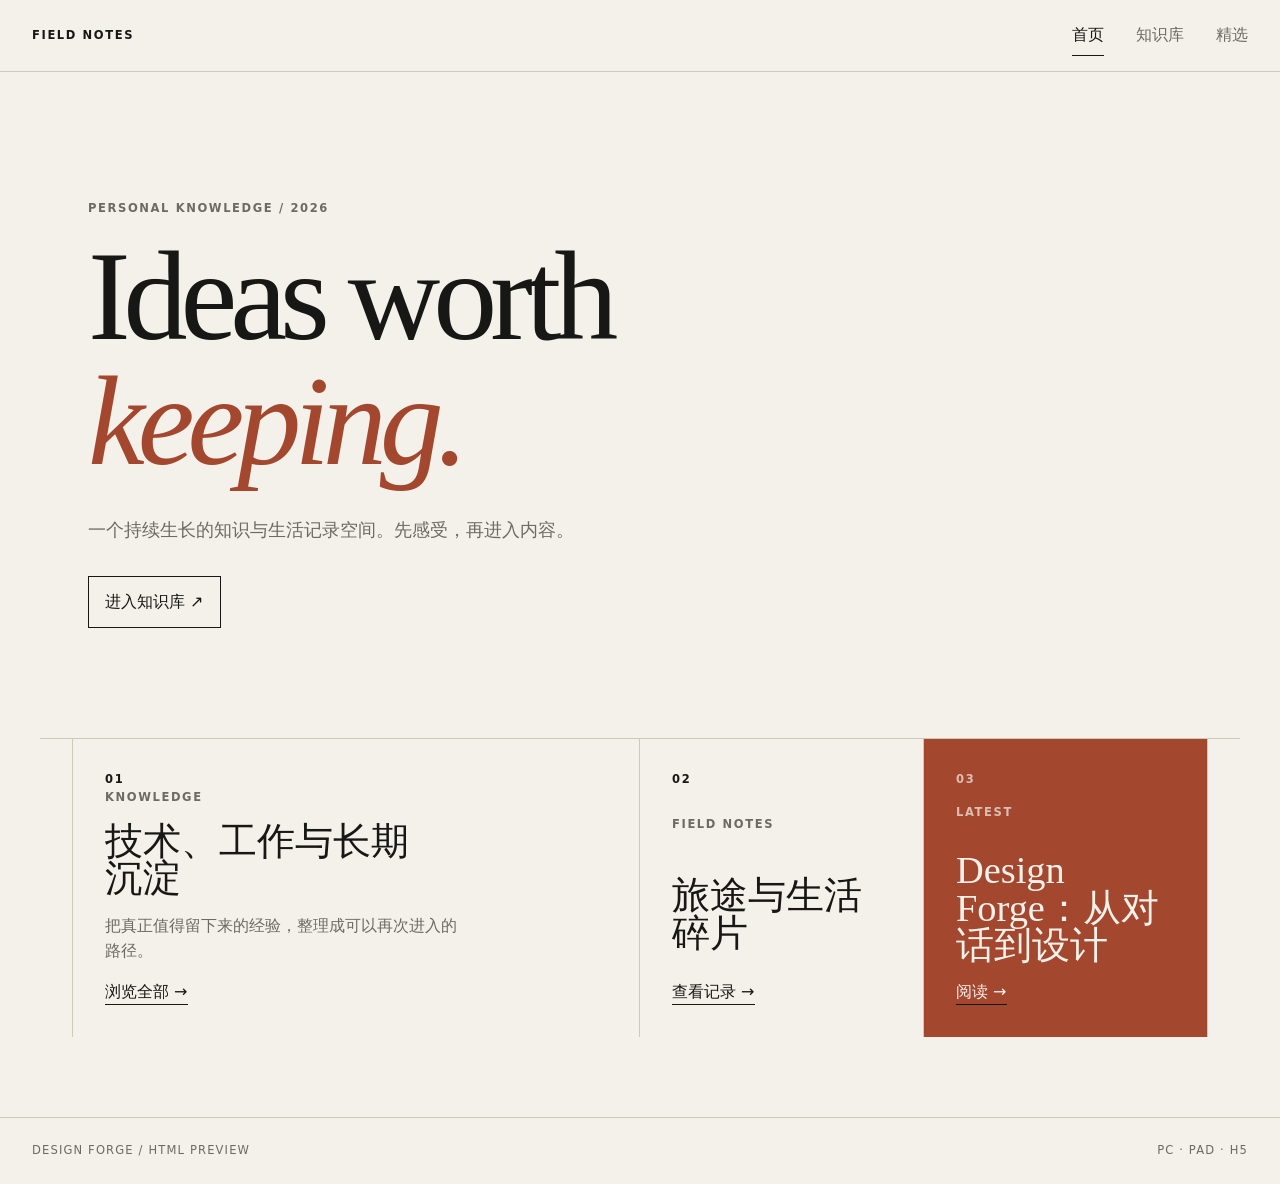
<file: skills/design-forge/renderers/html/prototype/index.html>
<!doctype html>
<html lang="zh-CN">
<head>
  <meta charset="utf-8" />
  <meta name="viewport" content="width=device-width, initial-scale=1" />
  <title>Design Forge Preview — Home</title>
  <link rel="stylesheet" href="./styles/tokens.css" />
  <link rel="stylesheet" href="./styles/app.css" />
</head>
<body>
  <header class="site-header">
    <a class="brand" href="./index.html">FIELD NOTES</a>
    <nav id="mobile-nav" aria-label="Primary navigation">
      <a class="active" href="./index.html">首页</a>
      <a href="./notes.html">知识库</a>
      <a href="./notes.html#featured">精选</a>
    </nav>
    <button class="menu-button" type="button" aria-expanded="false" aria-controls="mobile-nav">菜单</button>
  </header>

  <main>
    <section class="hero" aria-labelledby="hero-title">
      <p class="eyebrow">PERSONAL KNOWLEDGE / 2026</p>
      <h1 id="hero-title">Ideas worth<br /><em>keeping.</em></h1>
      <p class="hero-copy">一个持续生长的知识与生活记录空间。先感受，再进入内容。</p>
      <a class="button" href="./notes.html">进入知识库 <span aria-hidden="true">↗</span></a>
    </section>

    <section class="signal-grid" aria-label="Knowledge overview">
      <article class="signal-card signal-card-large">
        <span class="card-index">01</span>
        <p class="card-label">KNOWLEDGE</p>
        <h2>技术、工作与长期沉淀</h2>
        <p>把真正值得留下来的经验，整理成可以再次进入的路径。</p>
        <a href="./notes.html">浏览全部 →</a>
      </article>
      <article class="signal-card">
        <span class="card-index">02</span>
        <p class="card-label">FIELD NOTES</p>
        <h2>旅途与生活碎片</h2>
        <a href="./notes.html#life">查看记录 →</a>
      </article>
      <article class="signal-card accent-card">
        <span class="card-index">03</span>
        <p class="card-label">LATEST</p>
        <h2>Design Forge：从对话到设计</h2>
        <a href="./detail.html">阅读 →</a>
      </article>
    </section>
  </main>

  <footer class="site-footer"><span>DESIGN FORGE / HTML PREVIEW</span><span>PC · PAD · H5</span></footer>
  <script src="./scripts/app.js"></script>
</body>
</html>
</file>
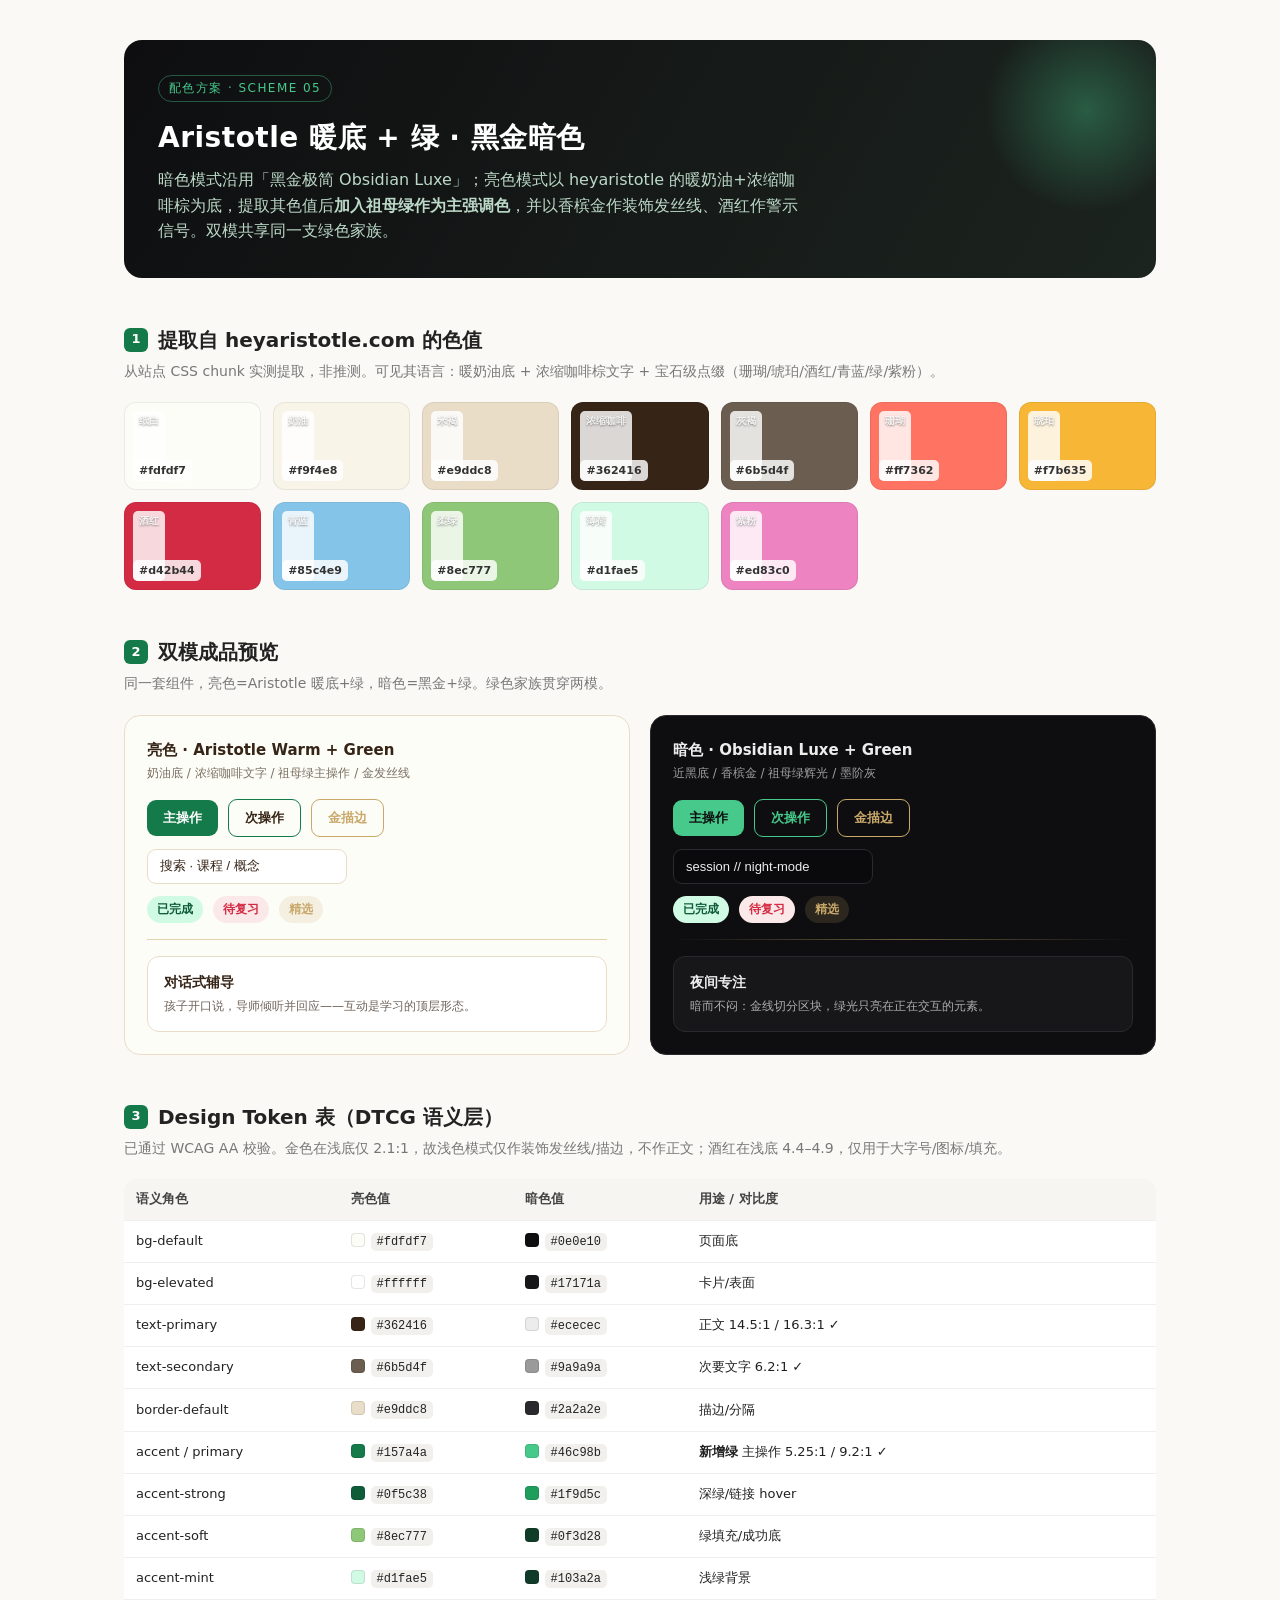
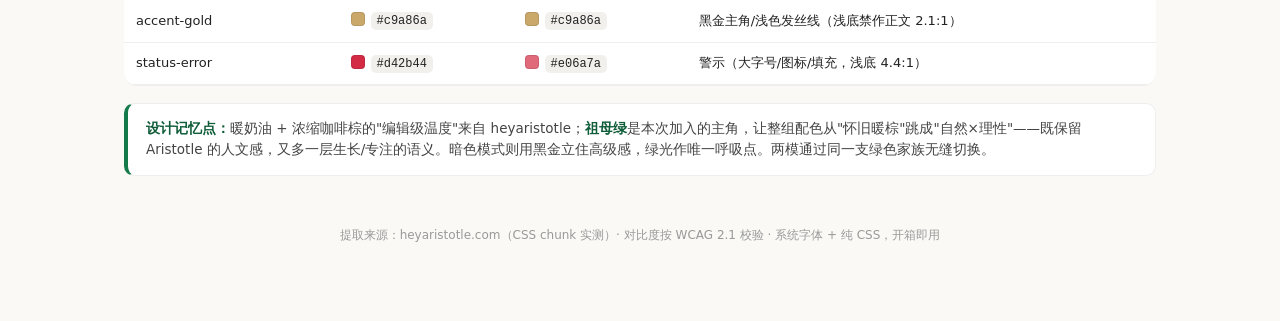
<file: skills/danqing-figma-forge/references/aristotle-green-scheme.html>
<!DOCTYPE html>
<html lang="zh-CN">
<head>
<meta charset="UTF-8" />
<meta name="viewport" content="width=device-width, initial-scale=1.0" />
<title>Aristotle 暖底 + 绿 · 黑金暗色 — 配色方案</title>
<style>
  :root{
    /* ===== 新增方案 · 绿色家族（跨双模统一） ===== */
    --green-700:#0F5C38; --green-600:#157A4A; --green-500:#1F9D5C;
    --green-glow:#46C98B; --green-300:#8EC777; --green-100:#D1FAE5;
    /* ===== 提取自 heyaristotle 的暖色家族 ===== */
    --bg-warm:#FDFDF7; --cream:#F9F4E8; --beige:#E9DDC8; --soft-green:#8EC777; --mint:#D1FAE5;
    --espresso:#362416; --taupe:#6B5D4F; --wine:#D42B44;
    /* ===== 黑金（暗色模式） ===== */
    --dark-bg:#0E0E10; --dark-surface:#17171A; --dark-text:#ECECEC; --dark-border:#2A2A2E; --gold:#C9A86A;
  }
  *{box-sizing:border-box;}
  body{margin:0;font-family:"PingFang SC",-apple-system,system-ui,sans-serif;color:#222;background:#faf9f6;line-height:1.6;}
  .wrap{max-width:1080px;margin:0 auto;padding:40px 24px 80px;}
  header.hero{background:linear-gradient(120deg,#0E0E10,#1c241f);color:#fff;border-radius:18px;padding:34px 34px;position:relative;overflow:hidden;}
  header.hero::after{content:"";position:absolute;right:-40px;top:-40px;width:220px;height:220px;border-radius:50%;
    background:radial-gradient(circle,var(--green-glow),transparent 65%);opacity:.35;}
  header.hero h1{margin:0 0 6px;font-size:28px;letter-spacing:.5px;}
  header.hero p{margin:0;color:#bcd9c8;max-width:640px;}
  .tag{display:inline-block;font-size:12px;letter-spacing:.12em;text-transform:uppercase;color:var(--green-glow);
    border:1px solid rgba(70,201,139,.4);padding:3px 10px;border-radius:999px;margin-bottom:14px;}
  section{margin-top:46px;}
  h2{font-size:20px;margin:0 0 4px;display:flex;align-items:center;gap:10px;}
  h2 .num{font-size:13px;color:#fff;background:var(--green-600);width:24px;height:24px;border-radius:6px;
    display:inline-flex;align-items:center;justify-content:center;font-weight:700;}
  .sub{color:#777;margin:0 0 20px;font-size:14px;}
  /* swatch grid */
  .swatches{display:grid;grid-template-columns:repeat(auto-fill,minmax(120px,1fr));gap:12px;}
  .sw{height:88px;border-radius:12px;position:relative;border:1px solid rgba(0,0,0,.07);}
  .sw span{position:absolute;left:8px;bottom:8px;font-size:11px;font-weight:600;background:rgba(255,255,255,.82);
    padding:2px 6px;border-radius:5px;color:#333;}
  .sw .nm{position:absolute;left:8px;top:8px;font-size:10px;color:rgba(255,255,255,.85);text-shadow:0 1px 2px rgba(0,0,0,.4);}
  /* dual preview */
  .duo{display:grid;grid-template-columns:1fr 1fr;gap:20px;}
  @media(max-width:760px){.duo{grid-template-columns:1fr;}}
  .panel{border-radius:16px;padding:22px;overflow:hidden;}
  .panel.light{background:var(--bg-warm);color:var(--espresso);border:1px solid var(--beige);}
  .panel.dark{background:var(--dark-bg);color:var(--dark-text);border:1px solid var(--dark-border);}
  .panel h3{margin:0 0 2px;font-size:15px;}
  .panel .ph{font-size:12px;opacity:.65;margin-bottom:16px;}
  .row{display:flex;gap:10px;flex-wrap:wrap;align-items:center;margin:12px 0;}
  .btn{border:none;border-radius:9px;padding:9px 16px;font-size:13px;font-weight:600;cursor:pointer;font-family:inherit;}
  .btn.primary{background:var(--green-600);color:#fff;}
  .btn.ghost{background:transparent;color:var(--espresso);border:1.5px solid var(--green-600);}
  .panel.dark .btn.ghost{color:var(--green-glow);border-color:var(--green-glow);}
  .btn.gold{background:transparent;color:var(--gold);border:1.5px solid var(--gold);}
  .inp{border-radius:9px;padding:9px 12px;font-size:13px;width:200px;}
  .light .inp{background:#fff;border:1.5px solid var(--beige);color:var(--espresso);}
  .dark .inp{background:#0a0a0c;border:1.5px solid var(--dark-border);color:var(--dark-text);}
  .inp:focus{outline:none;border-color:var(--green-600);}
  .dark .inp:focus{border-color:var(--green-glow);}
  .tagpill{font-size:12px;padding:4px 10px;border-radius:999px;font-weight:600;}
  .tagpill.ok{background:var(--green-100);color:var(--green-700);}
  .tagpill.warn{background:#fbe9e9;color:var(--wine);}
  .tagpill.gold{background:rgba(201,168,106,.16);color:var(--gold);}
  .card{border-radius:12px;padding:14px 16px;margin-top:14px;}
  .light .card{background:#fff;border:1px solid var(--beige);}
  .dark .card{background:var(--dark-surface);border:1px solid var(--dark-border);}
  .card .t{font-weight:700;font-size:14px;margin-bottom:4px;}
  .card .d{font-size:12px;opacity:.7;}
  .hairline{height:1px;background:var(--gold);opacity:.5;margin:16px 0;}
  .dark .hairline{background:linear-gradient(90deg,transparent,var(--gold),transparent);}
  /* token table */
  table{width:100%;border-collapse:collapse;font-size:13px;background:#fff;border-radius:12px;overflow:hidden;box-shadow:0 1px 0 rgba(0,0,0,.04);}
  th,td{padding:10px 12px;text-align:left;border-bottom:1px solid #eee;}
  th{background:#f6f5f1;font-weight:700;color:#444;}
  td code{background:#f1f0ec;padding:2px 6px;border-radius:5px;font-size:12px;}
  .chip{display:inline-block;width:14px;height:14px;border-radius:4px;vertical-align:-2px;margin-right:6px;border:1px solid rgba(0,0,0,.1);}
  .note{background:#fff;border:1px solid #eee;border-left:4px solid var(--green-600);border-radius:10px;padding:14px 18px;font-size:13.5px;color:#444;margin-top:18px;}
  .note b{color:var(--green-700);}
  footer{margin-top:50px;font-size:12px;color:#999;text-align:center;}
</style>
</head>
<body>
<div class="wrap">

  <header class="hero">
    <span class="tag">配色方案 · Scheme 05</span>
    <h1>Aristotle 暖底 + 绿 · 黑金暗色</h1>
    <p>暗色模式沿用「黑金极简 Obsidian Luxe」；亮色模式以 heyaristotle 的暖奶油+浓缩咖啡棕为底，提取其色值后<b>加入祖母绿作为主强调色</b>，并以香槟金作装饰发丝线、酒红作警示信号。双模共享同一支绿色家族。</p>
  </header>

  <!-- 1. 提取色板 -->
  <section>
    <h2><span class="num">1</span>提取自 heyaristotle.com 的色值</h2>
    <p class="sub">从站点 CSS chunk 实测提取，非推测。可见其语言：暖奶油底 + 浓缩咖啡棕文字 + 宝石级点缀（珊瑚/琥珀/酒红/青蓝/绿/紫粉）。</p>
    <div class="swatches">
      <div class="sw" style="background:#fdfdf7"><span class="nm">纸白</span><span>#fdfdf7</span></div>
      <div class="sw" style="background:#f9f4e8"><span class="nm">奶油</span><span>#f9f4e8</span></div>
      <div class="sw" style="background:#e9ddc8"><span class="nm">米褐</span><span>#e9ddc8</span></div>
      <div class="sw" style="background:#362416"><span class="nm">浓缩咖啡</span><span>#362416</span></div>
      <div class="sw" style="background:#6b5d4f"><span class="nm">灰褐</span><span>#6b5d4f</span></div>
      <div class="sw" style="background:#ff7362"><span class="nm">珊瑚</span><span>#ff7362</span></div>
      <div class="sw" style="background:#f7b635"><span class="nm">琥珀</span><span>#f7b635</span></div>
      <div class="sw" style="background:#d42b44"><span class="nm">酒红</span><span>#d42b44</span></div>
      <div class="sw" style="background:#85c4e9"><span class="nm">青蓝</span><span>#85c4e9</span></div>
      <div class="sw" style="background:#8ec777"><span class="nm">柔绿</span><span>#8ec777</span></div>
      <div class="sw" style="background:#d1fae5"><span class="nm">薄荷</span><span>#d1fae5</span></div>
      <div class="sw" style="background:#ed83c0"><span class="nm">紫粉</span><span>#ed83c0</span></div>
    </div>
  </section>

  <!-- 2. 双模预览 -->
  <section>
    <h2><span class="num">2</span>双模成品预览</h2>
    <p class="sub">同一套组件，亮色=Aristotle 暖底+绿，暗色=黑金+绿。绿色家族贯穿两模。</p>
    <div class="duo">
      <!-- LIGHT -->
      <div class="panel light">
        <h3>亮色 · Aristotle Warm + Green</h3>
        <div class="ph">奶油底 / 浓缩咖啡文字 / 祖母绿主操作 / 金发丝线</div>
        <div class="row">
          <button class="btn primary">主操作</button>
          <button class="btn ghost">次操作</button>
          <button class="btn gold">金描边</button>
        </div>
        <div class="row">
          <input class="inp" value="搜索 · 课程 / 概念" />
        </div>
        <div class="row">
          <span class="tagpill ok">已完成</span>
          <span class="tagpill warn">待复习</span>
          <span class="tagpill gold">精选</span>
        </div>
        <div class="hairline"></div>
        <div class="card">
          <div class="t">对话式辅导</div>
          <div class="d">孩子开口说，导师倾听并回应——互动是学习的顶层形态。</div>
        </div>
      </div>
      <!-- DARK -->
      <div class="panel dark">
        <h3>暗色 · Obsidian Luxe + Green</h3>
        <div class="ph">近黑底 / 香槟金 / 祖母绿辉光 / 墨阶灰</div>
        <div class="row">
          <button class="btn primary" style="background:var(--green-glow);color:#0e0e10;">主操作</button>
          <button class="btn ghost">次操作</button>
          <button class="btn gold">金描边</button>
        </div>
        <div class="row">
          <input class="inp" value="session // night-mode" />
        </div>
        <div class="row">
          <span class="tagpill ok">已完成</span>
          <span class="tagpill warn">待复习</span>
          <span class="tagpill gold">精选</span>
        </div>
        <div class="hairline"></div>
        <div class="card">
          <div class="t">夜间专注</div>
          <div class="d">暗而不闷：金线切分区块，绿光只亮在正在交互的元素。</div>
        </div>
      </div>
    </div>
  </section>

  <!-- 3. Token 表 -->
  <section>
    <h2><span class="num">3</span>Design Token 表（DTCG 语义层）</h2>
    <p class="sub">已通过 WCAG AA 校验。金色在浅底仅 2.1:1，故浅色模式仅作装饰发丝线/描边，不作正文；酒红在浅底 4.4–4.9，仅用于大字号/图标/填充。</p>
    <table>
      <thead><tr><th>语义角色</th><th>亮色值</th><th>暗色值</th><th>用途 / 对比度</th></tr></thead>
      <tbody>
        <tr><td>bg-default</td><td><span class="chip" style="background:#fdfdf7"></span><code>#fdfdf7</code></td><td><span class="chip" style="background:#0e0e10"></span><code>#0e0e10</code></td><td>页面底</td></tr>
        <tr><td>bg-elevated</td><td><span class="chip" style="background:#ffffff"></span><code>#ffffff</code></td><td><span class="chip" style="background:#17171a"></span><code>#17171a</code></td><td>卡片/表面</td></tr>
        <tr><td>text-primary</td><td><span class="chip" style="background:#362416"></span><code>#362416</code></td><td><span class="chip" style="background:#ececec"></span><code>#ececec</code></td><td>正文 14.5:1 / 16.3:1 ✓</td></tr>
        <tr><td>text-secondary</td><td><span class="chip" style="background:#6b5d4f"></span><code>#6b5d4f</code></td><td><span class="chip" style="background:#9a9a9a"></span><code>#9a9a9a</code></td><td>次要文字 6.2:1 ✓</td></tr>
        <tr><td>border-default</td><td><span class="chip" style="background:#e9ddc8"></span><code>#e9ddc8</code></td><td><span class="chip" style="background:#2a2a2e"></span><code>#2a2a2e</code></td><td>描边/分隔</td></tr>
        <tr><td>accent / primary</td><td><span class="chip" style="background:#157a4a"></span><code>#157a4a</code></td><td><span class="chip" style="background:#46c98b"></span><code>#46c98b</code></td><td><b>新增绿</b> 主操作 5.25:1 / 9.2:1 ✓</td></tr>
        <tr><td>accent-strong</td><td><span class="chip" style="background:#0f5c38"></span><code>#0f5c38</code></td><td><span class="chip" style="background:#1f9d5c"></span><code>#1f9d5c</code></td><td>深绿/链接 hover</td></tr>
        <tr><td>accent-soft</td><td><span class="chip" style="background:#8ec777"></span><code>#8ec777</code></td><td><span class="chip" style="background:#0f3d28"></span><code>#0f3d28</code></td><td>绿填充/成功底</td></tr>
        <tr><td>accent-mint</td><td><span class="chip" style="background:#d1fae5"></span><code>#d1fae5</code></td><td><span class="chip" style="background:#103a2a"></span><code>#103a2a</code></td><td>浅绿背景</td></tr>
        <tr><td>accent-gold</td><td><span class="chip" style="background:#c9a86a"></span><code>#c9a86a</code></td><td><span class="chip" style="background:#c9a86a"></span><code>#c9a86a</code></td><td>黑金主角/浅色发丝线（浅底禁作正文 2.1:1）</td></tr>
        <tr><td>status-error</td><td><span class="chip" style="background:#d42b44"></span><code>#d42b44</code></td><td><span class="chip" style="background:#e06a7a"></span><code>#e06a7a</code></td><td>警示（大字号/图标/填充，浅底 4.4:1）</td></tr>
      </tbody>
    </table>
    <div class="note">
      <b>设计记忆点：</b>暖奶油 + 浓缩咖啡棕的"编辑级温度"来自 heyaristotle；<b>祖母绿</b>是本次加入的主角，让整组配色从"怀旧暖棕"跳成"自然×理性"——既保留 Aristotle 的人文感，又多一层生长/专注的语义。暗色模式则用黑金立住高级感，绿光作唯一呼吸点。两模通过同一支绿色家族无缝切换。
    </div>
  </section>

  <footer>提取来源：heyaristotle.com（CSS chunk 实测）· 对比度按 WCAG 2.1 校验 · 系统字体 + 纯 CSS，开箱即用</footer>
</div>
</body>
</html>
</file>
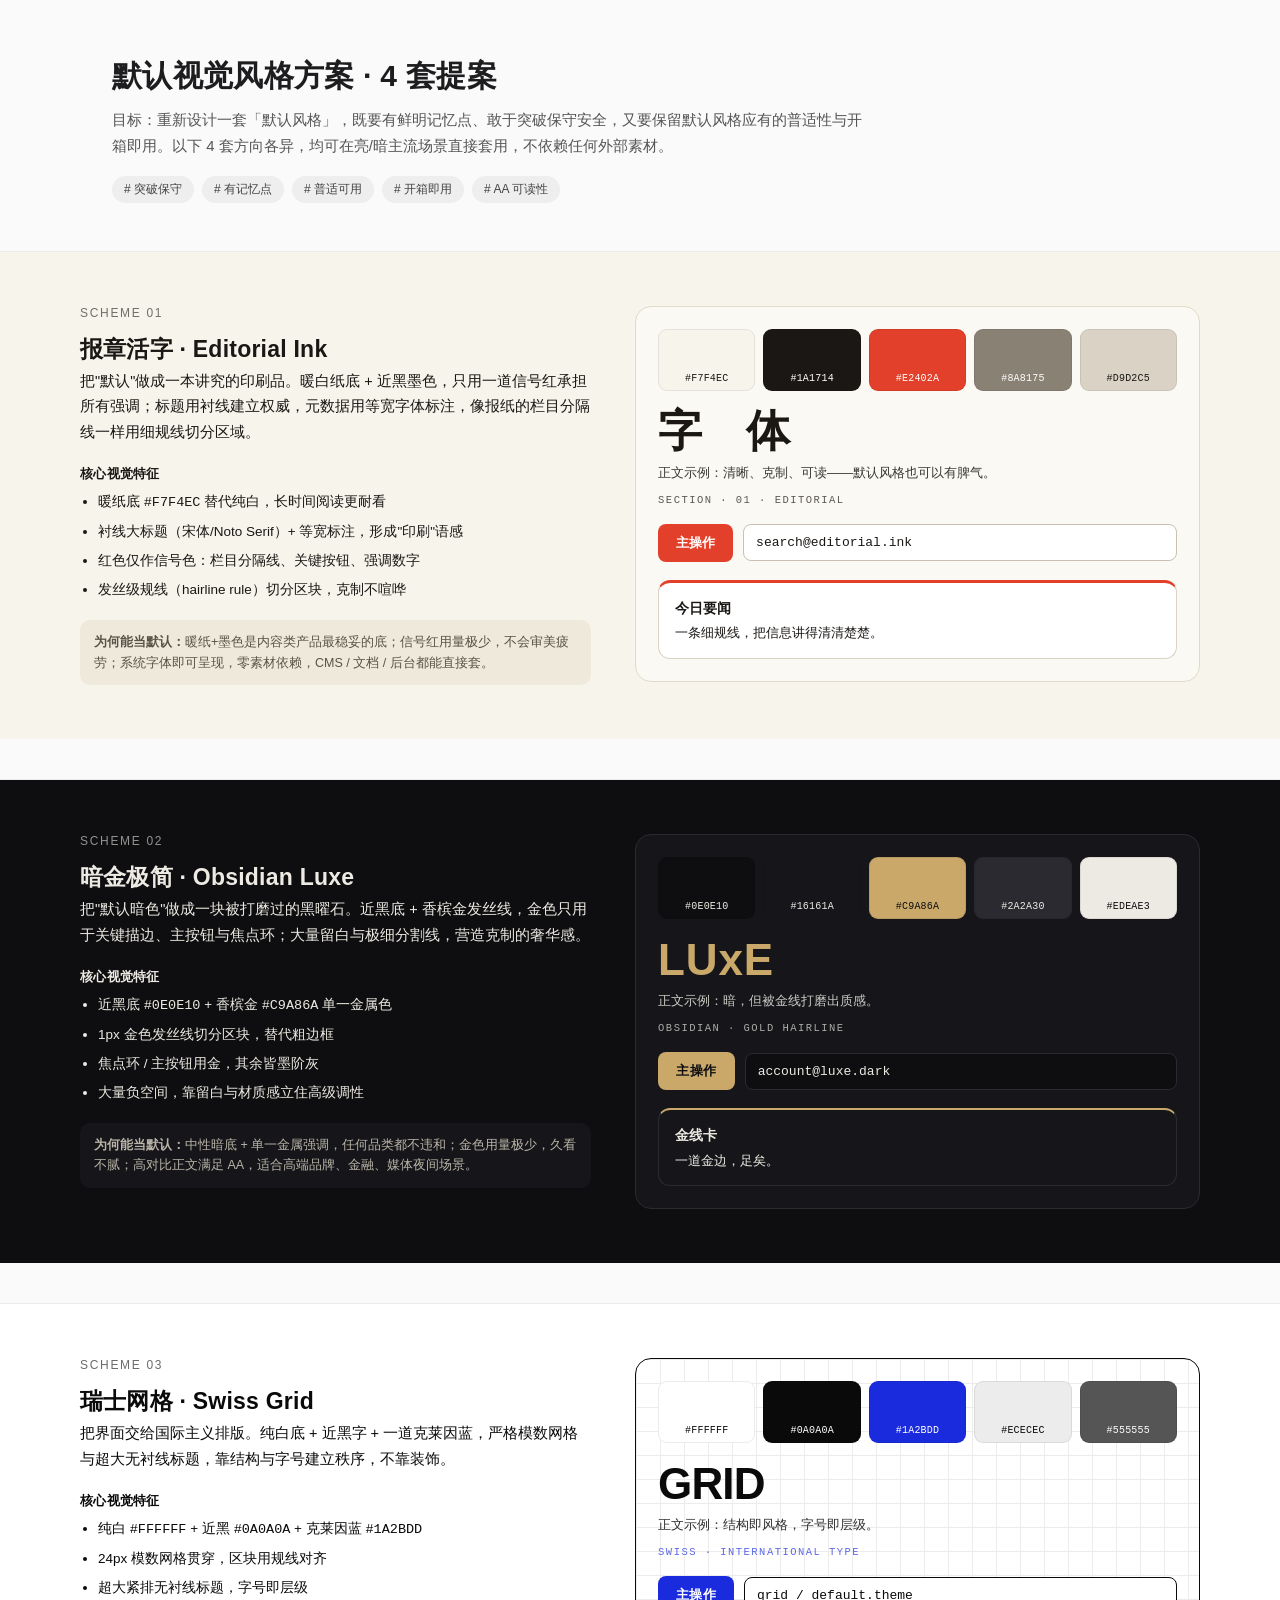
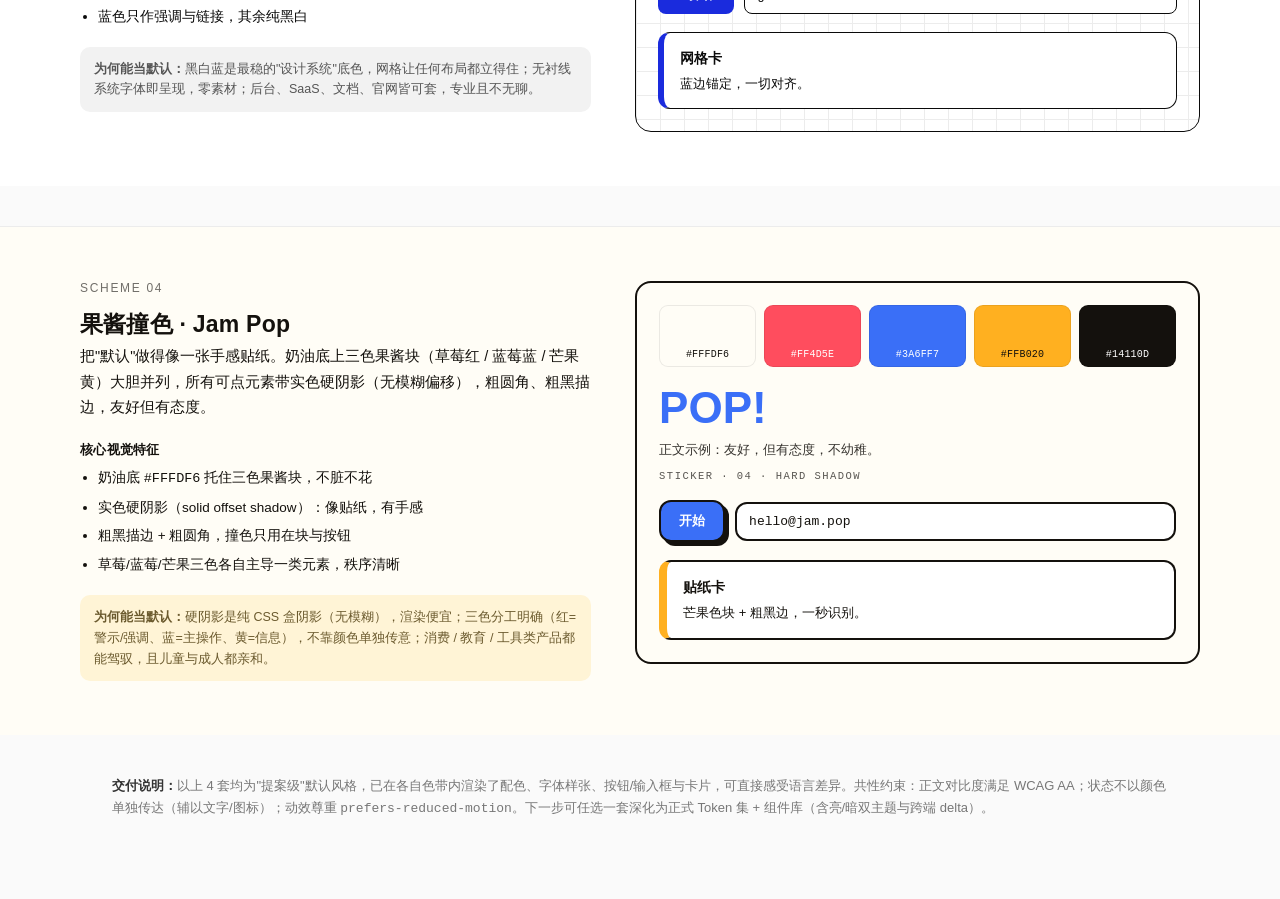
<file: skills/danqing-figma-forge/references/default-styles-proposal.html>
<!doctype html>
<html lang="zh-CN">
<head>
<meta charset="utf-8">
<meta name="viewport" content="width=device-width,initial-scale=1">
<title>默认视觉风格方案 · 4 套提案</title>
<style>
  *{box-sizing:border-box;}
  html,body{margin:0;padding:0;}
  body{font-family:-apple-system,BlinkMacSystemFont,"PingFang SC","Microsoft YaHei",sans-serif;color:#1d1d1f;background:#fafafa;-webkit-font-smoothing:antialiased;}

  /* 顶部说明 */
  .masthead{max-width:1120px;margin:0 auto;padding:56px 32px 8px;}
  .masthead h1{font-size:30px;font-weight:800;letter-spacing:.01em;margin:0 0 10px;}
  .masthead p{font-size:15px;line-height:1.7;color:#555;max-width:760px;margin:0;}
  .tagrow{display:flex;gap:8px;flex-wrap:wrap;margin-top:18px;}
  .tag{font-size:12px;padding:5px 12px;border-radius:999px;background:#eee;color:#444;}

  /* 每个方案：整条色带承载该风格的"默认底" */
  .scheme{padding:54px 32px;margin-top:40px;border-top:1px solid #ececec;}
  .wrap{max-width:1120px;margin:0 auto;display:grid;grid-template-columns:0.95fr 1.05fr;gap:44px;align-items:start;}
  @media(max-width:860px){.wrap{grid-template-columns:1fr;gap:28px;}}

  .copy h2{font-size:23px;font-weight:800;margin:0 0 4px;letter-spacing:.01em;}
  .copy .en{font-size:12px;letter-spacing:.14em;text-transform:uppercase;opacity:.6;display:block;margin-bottom:14px;}
  .copy .lead{font-size:14.5px;line-height:1.75;margin:0 0 18px;}
  .copy h3{font-size:13px;font-weight:700;margin:20px 0 8px;letter-spacing:.02em;}
  .copy ul{margin:0;padding-left:18px;}
  .copy li{font-size:13.5px;line-height:1.7;margin-bottom:6px;}
  .copy .why{margin-top:18px;padding:12px 14px;border-radius:10px;font-size:12.5px;line-height:1.65;}

  /* 视觉样张通用 */
  .stage{border-radius:16px;padding:22px;overflow:hidden;}
  .pal{display:flex;gap:8px;margin-bottom:18px;}
  .sw{flex:1;height:62px;border-radius:9px;position:relative;border:1px solid rgba(0,0,0,.08);}
  .sw span{position:absolute;left:0;right:0;bottom:6px;text-align:center;font:10px ui-monospace,SFMono-Regular,Menlo,monospace;letter-spacing:.02em;}
  .spec{margin-bottom:18px;}
  .spec .display{font-size:44px;line-height:1.05;font-weight:800;margin-bottom:8px;}
  .spec .body{font-size:13px;line-height:1.6;opacity:.85;margin-bottom:10px;}
  .spec .meta{font:10.5px ui-monospace,monospace;letter-spacing:.14em;text-transform:uppercase;opacity:.7;}
  .ui{display:flex;gap:10px;align-items:center;margin-bottom:18px;flex-wrap:wrap;}
  .ui .btn{font-size:13px;font-weight:700;padding:10px 18px;border-radius:8px;border:none;cursor:pointer;}
  .ui .inp{flex:1;min-width:150px;font-size:13px;padding:10px 12px;border-radius:8px;font-family:ui-monospace,monospace;}
  .minicard{border-radius:12px;padding:14px 16px;font-size:13px;line-height:1.6;}
  .minicard b{display:block;font-size:14px;margin-bottom:4px;}

  /* ===== 方案 1 · 报章活字 Editorial Ink（浅色）===== */
  .ink{background:#F7F4EC;color:#1A1714;}
  .ink .copy .why{background:#efe9dc;color:#5a5246;}
  .ink .stage{background:#FBF9F3;border:1px solid #E2DAC9;}
  .ink .spec .display{font-family:"Songti SC","Noto Serif SC",serif;}
  .ink .ui .btn{background:#E2402A;color:#fff;}
  .ink .ui .inp{background:#fff;color:#1A1714;border:1px solid #C9C0B0;}
  .ink .minicard{background:#fff;border:1px solid #D9D2C5;border-top:3px solid #E2402A;}

  /* ===== 方案 2 · 暗金极简 Obsidian Luxe（深色）===== */
  .obs{background:#0E0E10;color:#EDEAE3;}
  .obs .copy .why{background:#16161A;color:#B9B4A8;}
  .obs .stage{background:#16161A;border:1px solid #2A2A30;}
  .obs .spec .display{color:#C9A86A;letter-spacing:.02em;}
  .obs .ui .btn{background:#C9A86A;color:#0E0E10;letter-spacing:.04em;}
  .obs .ui .inp{background:#0E0E10;color:#EDEAE3;border:1px solid #2A2A30;}
  .obs .minicard{background:#16161A;border:1px solid #2A2A30;border-top:2px solid #C9A86A;}

  /* ===== 方案 3 · 瑞士网格 Swiss Grid（浅色）===== */
  .swiss{background:#FFFFFF;color:#0A0A0A;}
  .swiss .copy .why{background:#F2F2F2;color:#555;}
  .swiss .stage{background:#FFFFFF;border:1px solid #0A0A0A;background-image:linear-gradient(#ECECEC 1px,transparent 1px),linear-gradient(90deg,#ECECEC 1px,transparent 1px);background-size:24px 24px;}
  .swiss .spec .display{font-weight:800;letter-spacing:-.02em;color:#0A0A0A;}
  .swiss .spec .meta{color:#1A2BDD;}
  .swiss .ui .btn{background:#1A2BDD;color:#fff;letter-spacing:.02em;}
  .swiss .ui .inp{background:#fff;color:#0A0A0A;border:1px solid #0A0A0A;font-family:ui-monospace,monospace;}
  .swiss .minicard{background:#fff;border:1px solid #0A0A0A;border-left:6px solid #1A2BDD;}

  /* ===== 方案 4 · 果酱撞色 Jam Pop（浅色奶油）===== */
  .jam{background:#FFFDF6;color:#14110D;}
  .jam .copy .why{background:#FFF4D6;color:#6b5a2e;}
  .jam .stage{background:#FFFDF6;border:2px solid #14110D;}
  .jam .spec .display{color:#3A6FF7;}
  .jam .ui .btn{background:#3A6FF7;color:#fff;border:2px solid #14110D;box-shadow:4px 4px 0 #14110D;border-radius:12px;}
  .jam .ui .inp{background:#fff;color:#14110D;border:2px solid #14110D;border-radius:12px;font-family:ui-monospace,monospace;}
  .jam .minicard{background:#fff;border:2px solid #14110D;border-left:8px solid #FFB020;border-radius:12px;}

  .footer{max-width:1120px;margin:0 auto;padding:40px 32px 80px;color:#777;font-size:13px;line-height:1.7;}
  .footer b{color:#333;}
</style>
</head>
<body>

  <div class="masthead">
    <h1>默认视觉风格方案 · 4 套提案</h1>
    <p>目标：重新设计一套「默认风格」，既要有鲜明记忆点、敢于突破保守安全，又要保留默认风格应有的普适性与开箱即用。以下 4 套方向各异，均可在亮/暗主流场景直接套用，不依赖任何外部素材。</p>
    <div class="tagrow">
      <span class="tag"># 突破保守</span>
      <span class="tag"># 有记忆点</span>
      <span class="tag"># 普适可用</span>
      <span class="tag"># 开箱即用</span>
      <span class="tag"># AA 可读性</span>
    </div>
  </div>

  <!-- 方案 1 -->
  <section class="scheme ink">
    <div class="wrap">
      <div class="copy">
        <span class="en">Scheme 01</span>
        <h2>报章活字 · Editorial Ink</h2>
        <p class="lead">把"默认"做成一本讲究的印刷品。暖白纸底 + 近黑墨色，只用一道信号红承担所有强调；标题用衬线建立权威，元数据用等宽字体标注，像报纸的栏目分隔线一样用细规线切分区域。</p>
        <h3>核心视觉特征</h3>
        <ul>
          <li>暖纸底 <code>#F7F4EC</code> 替代纯白，长时间阅读更耐看</li>
          <li>衬线大标题（宋体/Noto Serif）+ 等宽标注，形成"印刷"语感</li>
          <li>红色仅作信号色：栏目分隔线、关键按钮、强调数字</li>
          <li>发丝级规线（hairline rule）切分区块，克制不喧哗</li>
        </ul>
        <div class="why"><b>为何能当默认：</b>暖纸+墨色是内容类产品最稳妥的底；信号红用量极少，不会审美疲劳；系统字体即可呈现，零素材依赖，CMS / 文档 / 后台都能直接套。</div>
      </div>
      <div class="stage">
        <div class="pal">
          <div class="sw" style="background:#F7F4EC"><span>#F7F4EC</span></div>
          <div class="sw" style="background:#1A1714"><span style="color:#fff">#1A1714</span></div>
          <div class="sw" style="background:#E2402A"><span style="color:#fff">#E2402A</span></div>
          <div class="sw" style="background:#8A8175"><span style="color:#fff">#8A8175</span></div>
          <div class="sw" style="background:#D9D2C5"><span>#D9D2C5</span></div>
        </div>
        <div class="spec">
          <div class="display">字　体</div>
          <div class="body">正文示例：清晰、克制、可读——默认风格也可以有脾气。</div>
          <div class="meta">Section · 01 · Editorial</div>
        </div>
        <div class="ui">
          <button class="btn">主操作</button>
          <input class="inp" value="search@editorial.ink" />
        </div>
        <div class="minicard"><b>今日要闻</b>一条细规线，把信息讲得清清楚楚。</div>
      </div>
    </div>
  </section>

  <!-- 方案 2 -->
  <section class="scheme obs">
    <div class="wrap">
      <div class="copy">
        <span class="en">Scheme 02</span>
        <h2>暗金极简 · Obsidian Luxe</h2>
        <p class="lead">把"默认暗色"做成一块被打磨过的黑曜石。近黑底 + 香槟金发丝线，金色只用于关键描边、主按钮与焦点环；大量留白与极细分割线，营造克制的奢华感。</p>
        <h3>核心视觉特征</h3>
        <ul>
          <li>近黑底 <code>#0E0E10</code> + 香槟金 <code>#C9A86A</code> 单一金属色</li>
          <li>1px 金色发丝线切分区块，替代粗边框</li>
          <li>焦点环 / 主按钮用金，其余皆墨阶灰</li>
          <li>大量负空间，靠留白与材质感立住高级调性</li>
        </ul>
        <div class="why"><b>为何能当默认：</b>中性暗底 + 单一金属强调，任何品类都不违和；金色用量极少，久看不腻；高对比正文满足 AA，适合高端品牌、金融、媒体夜间场景。</div>
      </div>
      <div class="stage">
        <div class="pal">
          <div class="sw" style="background:#0E0E10"><span>#0E0E10</span></div>
          <div class="sw" style="background:#16161A"><span>#16161A</span></div>
          <div class="sw" style="background:#C9A86A"><span style="color:#0E0E10">#C9A86A</span></div>
          <div class="sw" style="background:#2A2A30"><span>#2A2A30</span></div>
          <div class="sw" style="background:#EDEAE3"><span style="color:#0E0E10">#EDEAE3</span></div>
        </div>
        <div class="spec">
          <div class="display">LUxE</div>
          <div class="body">正文示例：暗，但被金线打磨出质感。</div>
          <div class="meta">Obsidian · Gold hairline</div>
        </div>
        <div class="ui">
          <button class="btn">主操作</button>
          <input class="inp" value="account@luxe.dark" />
        </div>
        <div class="minicard"><b>金线卡</b>一道金边，足矣。</div>
      </div>
    </div>
  </section>

  <!-- 方案 3 -->
  <section class="scheme swiss">
    <div class="wrap">
      <div class="copy">
        <span class="en">Scheme 03</span>
        <h2>瑞士网格 · Swiss Grid</h2>
        <p class="lead">把界面交给国际主义排版。纯白底 + 近黑字 + 一道克莱因蓝，严格模数网格与超大无衬线标题，靠结构与字号建立秩序，不靠装饰。</p>
        <h3>核心视觉特征</h3>
        <ul>
          <li>纯白 <code>#FFFFFF</code> + 近黑 <code>#0A0A0A</code> + 克莱因蓝 <code>#1A2BDD</code></li>
          <li>24px 模数网格贯穿，区块用规线对齐</li>
          <li>超大紧排无衬线标题，字号即层级</li>
          <li>蓝色只作强调与链接，其余纯黑白</li>
        </ul>
        <div class="why"><b>为何能当默认：</b>黑白蓝是最稳的"设计系统"底色，网格让任何布局都立得住；无衬线系统字体即呈现，零素材；后台、SaaS、文档、官网皆可套，专业且不无聊。</div>
      </div>
      <div class="stage">
        <div class="pal">
          <div class="sw" style="background:#FFFFFF"><span style="color:#0A0A0A">#FFFFFF</span></div>
          <div class="sw" style="background:#0A0A0A"><span style="color:#fff">#0A0A0A</span></div>
          <div class="sw" style="background:#1A2BDD"><span style="color:#fff">#1A2BDD</span></div>
          <div class="sw" style="background:#ECECEC"><span style="color:#0A0A0A">#ECECEC</span></div>
          <div class="sw" style="background:#555555"><span style="color:#fff">#555555</span></div>
        </div>
        <div class="spec">
          <div class="display">GRID</div>
          <div class="body">正文示例：结构即风格，字号即层级。</div>
          <div class="meta">Swiss · International Type</div>
        </div>
        <div class="ui">
          <button class="btn">主操作</button>
          <input class="inp" value="grid / default.theme" />
        </div>
        <div class="minicard"><b>网格卡</b>蓝边锚定，一切对齐。</div>
      </div>
    </div>
  </section>

  <!-- 方案 4 -->
  <section class="scheme jam">
    <div class="wrap">
      <div class="copy">
        <span class="en">Scheme 04</span>
        <h2>果酱撞色 · Jam Pop</h2>
        <p class="lead">把"默认"做得像一张手感贴纸。奶油底上三色果酱块（草莓红 / 蓝莓蓝 / 芒果黄）大胆并列，所有可点元素带实色硬阴影（无模糊偏移），粗圆角、粗黑描边，友好但有态度。</p>
        <h3>核心视觉特征</h3>
        <ul>
          <li>奶油底 <code>#FFFDF6</code> 托住三色果酱块，不脏不花</li>
          <li>实色硬阴影（solid offset shadow）：像贴纸，有手感</li>
          <li>粗黑描边 + 粗圆角，撞色只用在块与按钮</li>
          <li>草莓/蓝莓/芒果三色各自主导一类元素，秩序清晰</li>
        </ul>
        <div class="why"><b>为何能当默认：</b>硬阴影是纯 CSS 盒阴影（无模糊），渲染便宜；三色分工明确（红=警示/强调、蓝=主操作、黄=信息），不靠颜色单独传意；消费 / 教育 / 工具类产品都能驾驭，且儿童与成人都亲和。</div>
      </div>
      <div class="stage">
        <div class="pal">
          <div class="sw" style="background:#FFFDF6"><span>#FFFDF6</span></div>
          <div class="sw" style="background:#FF4D5E"><span style="color:#fff">#FF4D5E</span></div>
          <div class="sw" style="background:#3A6FF7"><span style="color:#fff">#3A6FF7</span></div>
          <div class="sw" style="background:#FFB020"><span style="color:#14110D">#FFB020</span></div>
          <div class="sw" style="background:#14110D"><span style="color:#fff">#14110D</span></div>
        </div>
        <div class="spec">
          <div class="display">POP!</div>
          <div class="body">正文示例：友好，但有态度，不幼稚。</div>
          <div class="meta">Sticker · 04 · Hard shadow</div>
        </div>
        <div class="ui">
          <button class="btn">开始</button>
          <input class="inp" value="hello@jam.pop" />
        </div>
        <div class="minicard"><b>贴纸卡</b>芒果色块 + 粗黑边，一秒识别。</div>
      </div>
    </div>
  </section>

  <div class="footer">
    <b>交付说明：</b>以上 4 套均为"提案级"默认风格，已在各自色带内渲染了配色、字体样张、按钮/输入框与卡片，可直接感受语言差异。共性约束：正文对比度满足 WCAG AA；状态不以颜色单独传达（辅以文字/图标）；动效尊重 <code>prefers-reduced-motion</code>。下一步可任选一套深化为正式 Token 集 + 组件库（含亮/暗双主题与跨端 delta）。
  </div>

</body>
</html>
</file>
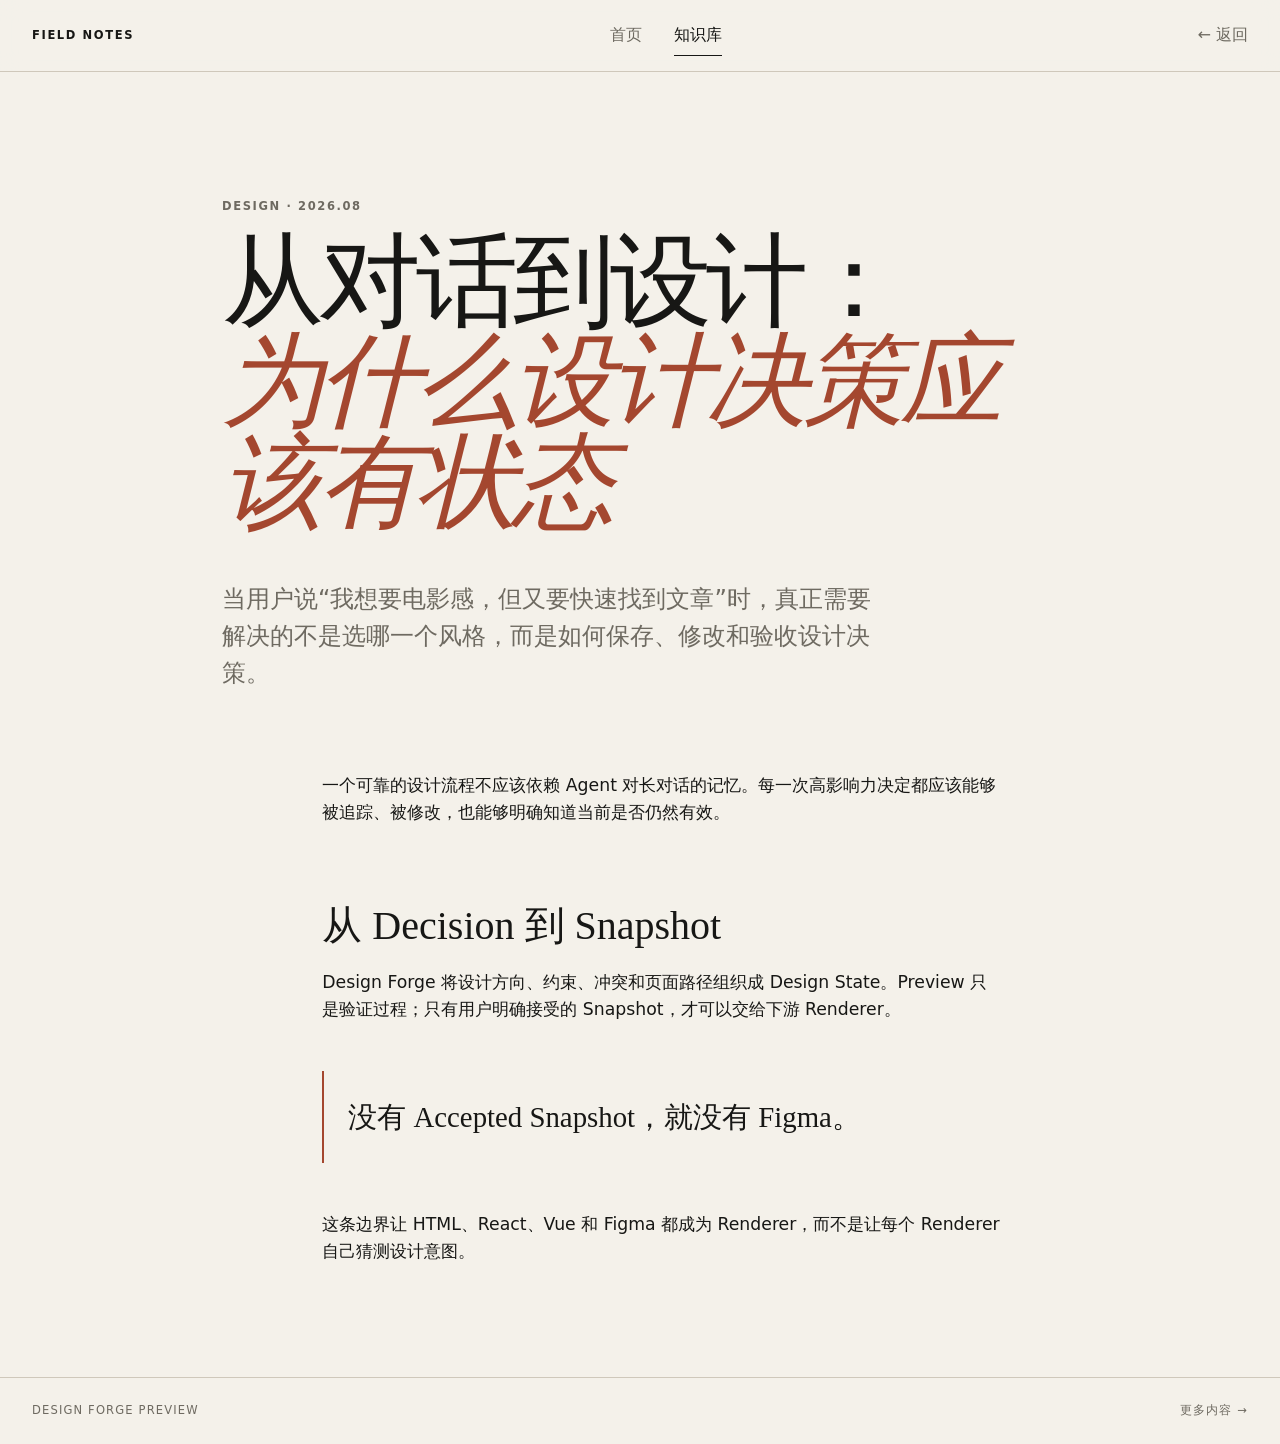
<file: skills/design-forge/renderers/html/prototype/detail.html>
<!doctype html>
<html lang="zh-CN"><head><meta charset="utf-8" /><meta name="viewport" content="width=device-width, initial-scale=1" /><title>从对话到设计</title><link rel="stylesheet" href="./styles/tokens.css" /><link rel="stylesheet" href="./styles/app.css" /></head>
<body><header class="site-header"><a class="brand" href="./index.html">FIELD NOTES</a><nav aria-label="Primary navigation"><a href="./index.html">首页</a><a class="active" href="./notes.html">知识库</a></nav><a class="back-link" href="./notes.html">← 返回</a></header>
<main class="article"><p class="eyebrow">DESIGN · 2026.08</p><h1>从对话到设计：<br /><em>为什么设计决策应该有状态</em></h1><p class="article-lede">当用户说“我想要电影感，但又要快速找到文章”时，真正需要解决的不是选哪一个风格，而是如何保存、修改和验收设计决策。</p><div class="article-body"><p>一个可靠的设计流程不应该依赖 Agent 对长对话的记忆。每一次高影响力决定都应该能够被追踪、被修改，也能够明确知道当前是否仍然有效。</p><h2>从 Decision 到 Snapshot</h2><p>Design Forge 将设计方向、约束、冲突和页面路径组织成 Design State。Preview 只是验证过程；只有用户明确接受的 Snapshot，才可以交给下游 Renderer。</p><blockquote>没有 Accepted Snapshot，就没有 Figma。</blockquote><p>这条边界让 HTML、React、Vue 和 Figma 都成为 Renderer，而不是让每个 Renderer 自己猜测设计意图。</p></div></main>
<footer class="site-footer"><span>DESIGN FORGE PREVIEW</span><a href="./notes.html">更多内容 →</a></footer><script src="./scripts/app.js"></script></body></html>
</file>
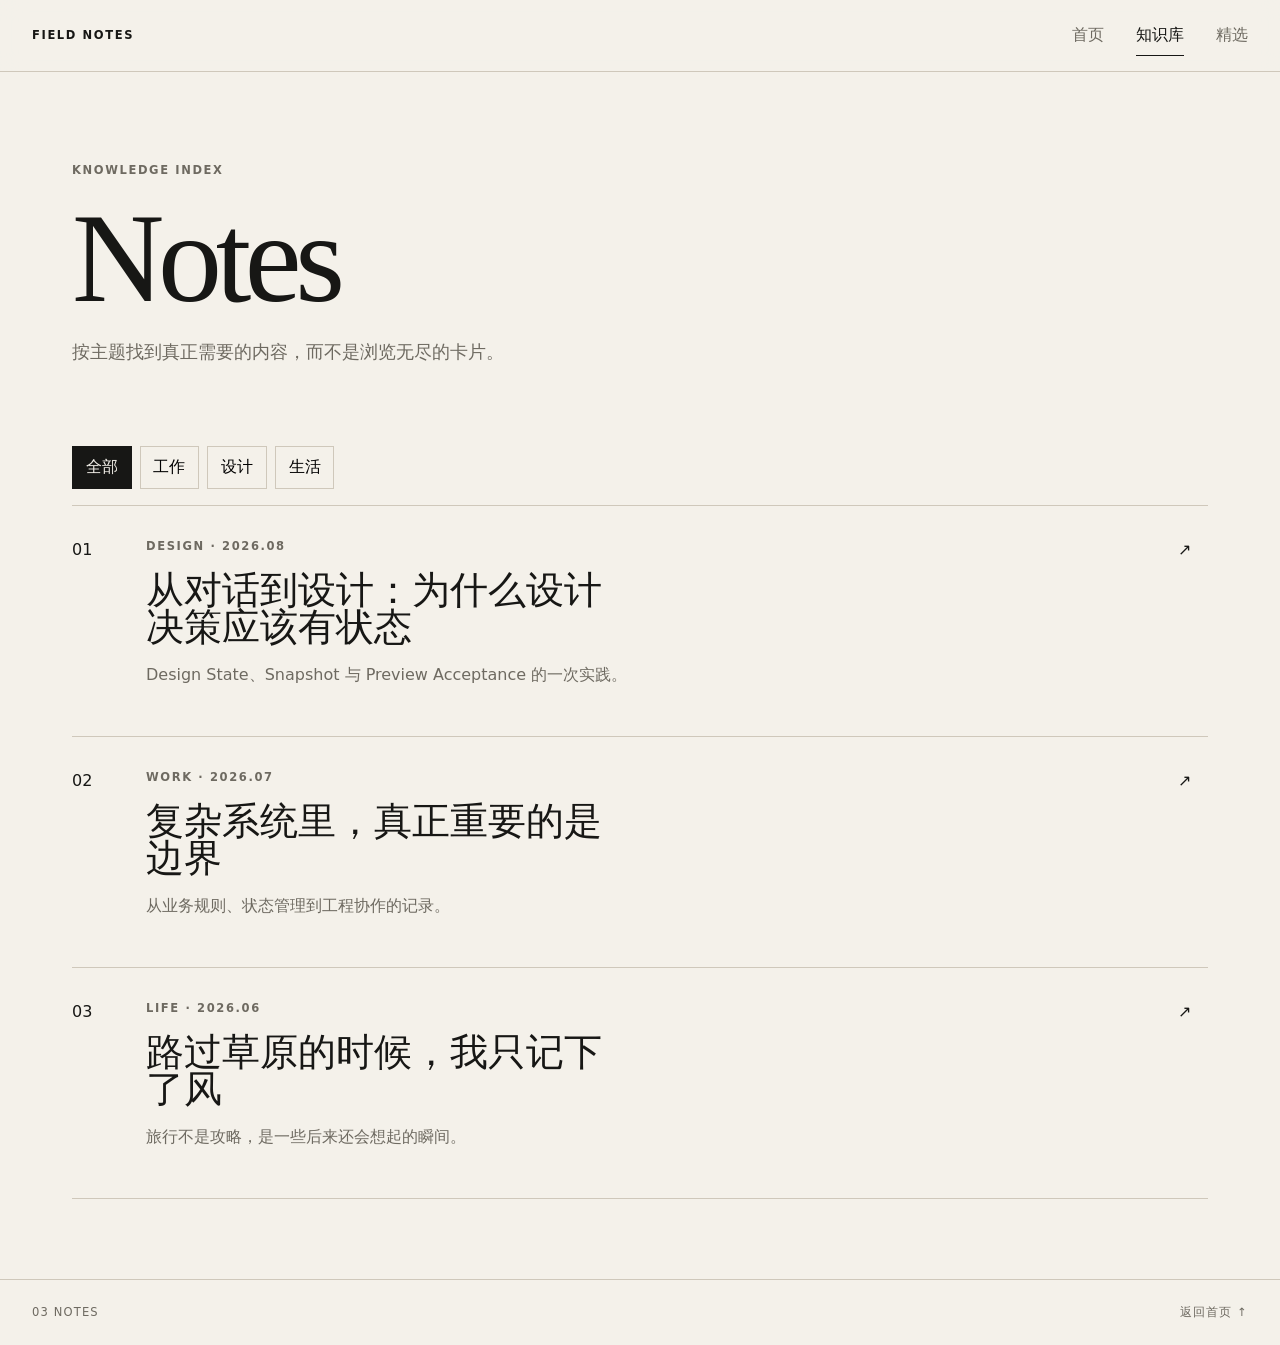
<file: skills/design-forge/renderers/html/prototype/notes.html>
<!doctype html>
<html lang="zh-CN">
<head><meta charset="utf-8" /><meta name="viewport" content="width=device-width, initial-scale=1" /><title>知识库</title><link rel="stylesheet" href="./styles/tokens.css" /><link rel="stylesheet" href="./styles/app.css" /></head>
<body>
<header class="site-header"><a class="brand" href="./index.html">FIELD NOTES</a><nav aria-label="Primary navigation"><a href="./index.html">首页</a><a class="active" href="./notes.html">知识库</a><a href="./notes.html#life">精选</a></nav><button class="menu-button" type="button" aria-expanded="false" aria-controls="mobile-nav">菜单</button></header>
<main class="content-page">
  <section class="page-heading"><p class="eyebrow">KNOWLEDGE INDEX</p><h1>Notes</h1><p>按主题找到真正需要的内容，而不是浏览无尽的卡片。</p></section>
  <div class="filter-row" role="toolbar" aria-label="内容筛选"><button class="filter active" data-filter="all">全部</button><button class="filter" data-filter="work">工作</button><button class="filter" data-filter="design">设计</button><button class="filter" data-filter="life">生活</button></div>
  <section class="note-list" id="featured">
    <a class="note-item" data-category="design" href="./detail.html"><span>01</span><div><p class="card-label">DESIGN · 2026.08</p><h2>从对话到设计：为什么设计决策应该有状态</h2><p>Design State、Snapshot 与 Preview Acceptance 的一次实践。</p></div><span>↗</span></a>
    <a class="note-item" data-category="work" href="./detail.html"><span>02</span><div><p class="card-label">WORK · 2026.07</p><h2>复杂系统里，真正重要的是边界</h2><p>从业务规则、状态管理到工程协作的记录。</p></div><span>↗</span></a>
    <a class="note-item" data-category="life" id="life" href="./detail.html"><span>03</span><div><p class="card-label">LIFE · 2026.06</p><h2>路过草原的时候，我只记下了风</h2><p>旅行不是攻略，是一些后来还会想起的瞬间。</p></div><span>↗</span></a>
  </section>
</main>
<footer class="site-footer"><span>03 NOTES</span><a href="./index.html">返回首页 ↑</a></footer><script src="./scripts/app.js"></script></body></html>
</file>
<file: skills/design-forge/renderers/html/prototype/styles/tokens.css>
:root {
  --color-bg: #f4f1ea;
  --color-surface: #ebe6dc;
  --color-ink: #171715;
  --color-muted: #6e6a61;
  --color-line: #cfc8bb;
  --color-accent: #a4472f;
  --font-display: Georgia, 'Times New Roman', serif;
  --font-body: Inter, ui-sans-serif, system-ui, -apple-system, BlinkMacSystemFont, 'Segoe UI', sans-serif;
  --space-1: 0.5rem;
  --space-2: 0.75rem;
  --space-3: 1rem;
  --space-4: 1.5rem;
  --space-5: 2rem;
  --space-6: 3rem;
  --space-7: 5rem;
  --radius-sm: 2px;
  --motion-fast: 180ms;
  --motion-base: 360ms;
}
</file>
<file: skills/design-forge/renderers/html/prototype/styles/app.css>
* { box-sizing: border-box; }
html { scroll-behavior: smooth; }
body { margin: 0; background: var(--color-bg); color: var(--color-ink); font-family: var(--font-body); line-height: 1.55; }
a { color: inherit; text-decoration: none; }
button { font: inherit; }
.site-header { min-height: 72px; padding: 0 var(--space-5); display: flex; align-items: center; justify-content: space-between; border-bottom: 1px solid var(--color-line); position: sticky; top: 0; z-index: 5; background: color-mix(in srgb, var(--color-bg) 92%, transparent); backdrop-filter: blur(12px); }
.brand, .card-label, .eyebrow, .card-index { letter-spacing: .14em; font-size: .72rem; font-weight: 700; }
.site-header nav { display: flex; gap: var(--space-5); }
.site-header nav a { color: var(--color-muted); padding: .5rem 0; border-bottom: 1px solid transparent; }
.site-header nav a:hover, .site-header nav a.active { color: var(--color-ink); border-color: var(--color-ink); }
.menu-button { display: none; background: none; border: 1px solid var(--color-line); padding: .5rem .75rem; }
.hero { min-height: 74vh; padding: 10vh var(--space-6) 8vh; display: grid; align-content: center; max-width: 1200px; margin: auto; }
.eyebrow, .card-label { color: var(--color-muted); margin: 0 0 var(--space-3); }
h1, h2 { font-family: var(--font-display); font-weight: 400; line-height: .98; margin: 0; }
.hero h1 { font-size: clamp(4rem, 10vw, 9rem); letter-spacing: -.055em; }
em { color: var(--color-accent); font-style: italic; }
.hero-copy { max-width: 34rem; color: var(--color-muted); font-size: 1.1rem; margin: var(--space-5) 0; }
.button { width: fit-content; padding: .8rem 1rem; border: 1px solid var(--color-ink); transition: background var(--motion-fast), color var(--motion-fast), transform var(--motion-fast); }
.button:hover { background: var(--color-ink); color: var(--color-bg); transform: translateY(-2px); }
.signal-grid { max-width: 1200px; margin: auto; padding: 0 var(--space-5) var(--space-7); display: grid; grid-template-columns: 2fr 1fr 1fr; border-top: 1px solid var(--color-line); }
.signal-card { min-height: 280px; padding: var(--space-5); border-right: 1px solid var(--color-line); display: flex; flex-direction: column; justify-content: space-between; }
.signal-card:first-child { border-left: 1px solid var(--color-line); }
.signal-card h2 { font-size: clamp(1.8rem, 3vw, 3rem); max-width: 16ch; }
.signal-card p:not(.card-label) { color: var(--color-muted); max-width: 36ch; }
.signal-card a { width: fit-content; border-bottom: 1px solid var(--color-ink); }
.accent-card { background: var(--color-accent); color: var(--color-bg); }
.accent-card .card-label, .accent-card .card-index { color: color-mix(in srgb, var(--color-bg) 70%, transparent); }
.site-footer { border-top: 1px solid var(--color-line); padding: var(--space-4) var(--space-5); display: flex; justify-content: space-between; color: var(--color-muted); font-size: .72rem; letter-spacing: .1em; }
.content-page { max-width: 1200px; margin: auto; padding: 10vh var(--space-5) var(--space-7); }
.page-heading { max-width: 700px; margin-bottom: var(--space-7); }
.page-heading h1 { font-size: clamp(4rem, 10vw, 8rem); letter-spacing: -.05em; }
.page-heading > p:last-child { color: var(--color-muted); max-width: 40rem; font-size: 1.1rem; }
.filter-row { display: flex; gap: .5rem; border-bottom: 1px solid var(--color-line); padding-bottom: var(--space-3); }
.filter { border: 1px solid var(--color-line); background: transparent; padding: .5rem .8rem; cursor: pointer; }
.filter.active, .filter:hover { background: var(--color-ink); color: var(--color-bg); border-color: var(--color-ink); }
.note-list { display: grid; }
.note-item { display: grid; grid-template-columns: 50px 1fr 30px; gap: var(--space-4); align-items: start; padding: var(--space-5) 0; border-bottom: 1px solid var(--color-line); transition: padding-left var(--motion-base), background var(--motion-base); }
.note-item:hover { padding-left: var(--space-3); }
.note-item h2 { font-size: clamp(1.6rem, 3vw, 2.7rem); max-width: 24ch; }
.note-item p:not(.card-label) { color: var(--color-muted); max-width: 55ch; }
.article { max-width: 900px; margin: auto; padding: 14vh var(--space-5) var(--space-7); }
.article h1 { font-size: clamp(3.5rem, 8vw, 7rem); letter-spacing: -.05em; }
.article-lede { font-size: clamp(1.2rem, 2vw, 1.5rem); color: var(--color-muted); max-width: 42rem; margin: var(--space-6) 0 var(--space-7); }
.article-body { max-width: 680px; margin-left: 12%; }
.article-body p { font-size: 1.08rem; margin: 0 0 var(--space-5); }
.article-body h2 { font-size: 2.5rem; margin: var(--space-7) 0 var(--space-4); }
blockquote { margin: var(--space-6) 0; padding: var(--space-4) 0 var(--space-4) var(--space-4); border-left: 2px solid var(--color-accent); font-family: var(--font-display); font-size: 1.8rem; }
.back-link { color: var(--color-muted); }
@media (max-width: 800px) {
  .site-header { padding: 0 var(--space-3); }
  .site-header nav { display: none; }
  .menu-button { display: block; }
  .hero { min-height: 68vh; padding: 8vh var(--space-3); }
  .signal-grid { padding: 0 var(--space-3) var(--space-6); grid-template-columns: 1fr; }
  .signal-card, .signal-card:first-child { border-left: 1px solid var(--color-line); border-right: 1px solid var(--color-line); border-bottom: 1px solid var(--color-line); }
  .content-page, .article { padding-left: var(--space-3); padding-right: var(--space-3); }
  .article-body { margin-left: 0; }
  .note-item { grid-template-columns: 32px 1fr 20px; gap: var(--space-2); }
}
@media (prefers-reduced-motion: reduce) { html { scroll-behavior: auto; } *, *::before, *::after { transition-duration: .01ms !important; animation-duration: .01ms !important; } }
</file>
